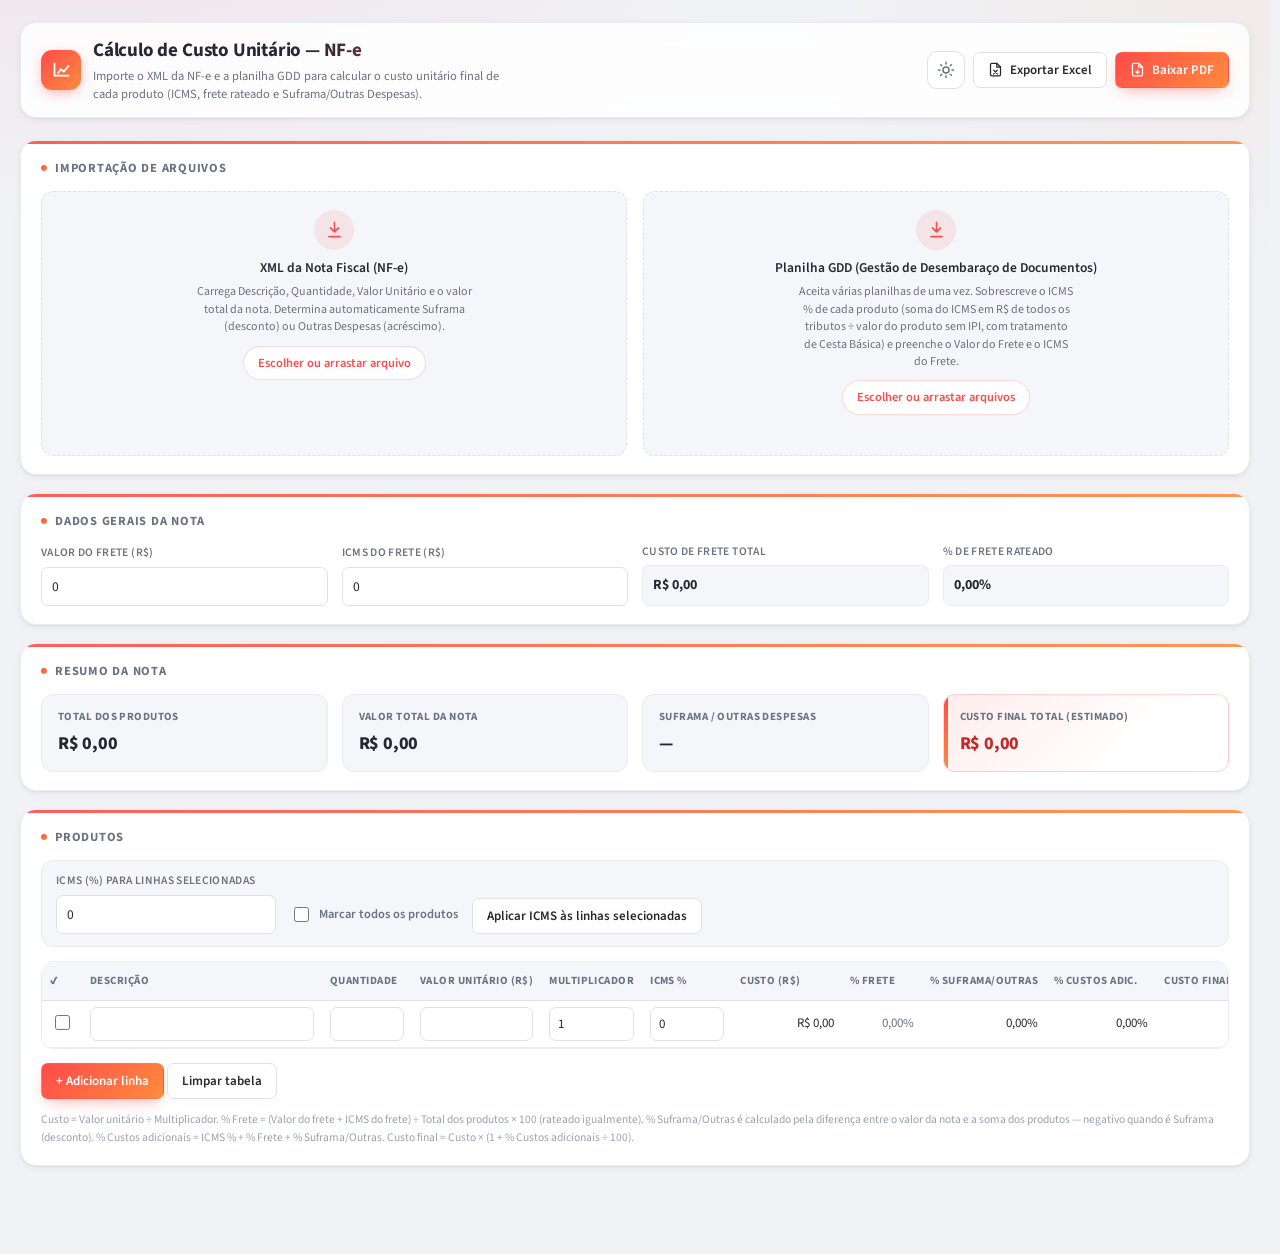
<file: index.html>
<!doctype html>
<html lang="pt-BR">
  <head>
    <meta charset="UTF-8" />
    <meta name="viewport" content="width=device-width, initial-scale=1.0" />
    <meta name="theme-color" content="#ff4b4b" />
    <title>Cálculo de Custo Unitário - NF-e</title>
    <link
      rel="icon"
      href="data:image/svg+xml,%3Csvg xmlns='http://www.w3.org/2000/svg' viewBox='0 0 24 24'%3E%3Cdefs%3E%3ClinearGradient id='g' x1='0' y1='0' x2='1' y2='1'%3E%3Cstop offset='0' stop-color='%23ff4b4b'/%3E%3Cstop offset='1' stop-color='%23ff8b3d'/%3E%3C/linearGradient%3E%3C/defs%3E%3Crect width='24' height='24' rx='6' fill='url(%23g)'/%3E%3Cpath d='M6 15l4-6 3 4 2-3 3 5' stroke='white' stroke-width='1.8' fill='none' stroke-linecap='round' stroke-linejoin='round'/%3E%3C/svg%3E"
    />
    <link rel="preconnect" href="https://fonts.googleapis.com" />
    <link rel="preconnect" href="https://fonts.gstatic.com" crossorigin />
    <link
      href="https://fonts.googleapis.com/css2?family=Source+Sans+3:wght@400;500;600;700;800&display=swap"
      rel="stylesheet"
    />
    <link rel="stylesheet" href="style.css" />
  </head>
  <body>
    <div class="wrap">
      <header class="app-header">
        <div class="brand">
          <div class="brand-icon">
            <svg viewBox="0 0 24 24" fill="none" stroke="currentColor" stroke-width="2" stroke-linecap="round" stroke-linejoin="round">
              <path d="M4 19V5M4 19h16M8 16l3.5-4.5 3 3L20 8" />
            </svg>
          </div>
          <div>
            <h1>Cálculo de Custo Unitário — NF-e</h1>
            <p>
              Importe o XML da NF-e e a planilha GDD para calcular o custo
              unitário final de cada produto (ICMS, frete rateado e Suframa/Outras Despesas).
            </p>
          </div>
        </div>
        <div class="header-actions">
          <button class="theme-toggle" id="themeToggle" title="Alternar tema" aria-label="Alternar tema claro/escuro">
            <svg class="icon-sun" viewBox="0 0 24 24" fill="none" stroke="currentColor" stroke-width="2" stroke-linecap="round" stroke-linejoin="round">
              <circle cx="12" cy="12" r="4" />
              <path d="M12 2v2M12 20v2M4.9 4.9l1.4 1.4M17.7 17.7l1.4 1.4M2 12h2M20 12h2M4.9 19.1l1.4-1.4M17.7 6.3l1.4-1.4" />
            </svg>
            <svg class="icon-moon" viewBox="0 0 24 24" fill="none" stroke="currentColor" stroke-width="2" stroke-linecap="round" stroke-linejoin="round">
              <path d="M21 12.8A9 9 0 1 1 11.2 3a7 7 0 0 0 9.8 9.8z" />
            </svg>
          </button>
          <button class="btn" id="excelBtn">
            <svg viewBox="0 0 24 24" fill="none" stroke="currentColor" stroke-width="2" stroke-linecap="round" stroke-linejoin="round">
              <path d="M14 2H6a2 2 0 0 0-2 2v16a2 2 0 0 0 2 2h12a2 2 0 0 0 2-2V8z" />
              <path d="M14 2v6h6M9 13l6 6M15 13l-6 6" />
            </svg>
            Exportar Excel
          </button>
          <button class="btn primary" id="pdfBtn">
            <svg viewBox="0 0 24 24" fill="none" stroke="currentColor" stroke-width="2" stroke-linecap="round" stroke-linejoin="round">
              <path d="M14 2H6a2 2 0 0 0-2 2v16a2 2 0 0 0 2 2h12a2 2 0 0 0 2-2V8z" />
              <path d="M14 2v6h6M12 18v-6M9.5 15.5 12 18l2.5-2.5" />
            </svg>
            Baixar PDF
          </button>
        </div>
      </header>

      <section class="panel">
        <h2>Importação de arquivos</h2>
        <div class="upload-grid">
          <div class="upload-box" id="xmlDropzone">
            <div class="upload-icon">
              <svg viewBox="0 0 24 24" fill="none" stroke="currentColor" stroke-width="2" stroke-linecap="round" stroke-linejoin="round">
                <path d="M12 3v12M7 10l5 5 5-5M5 21h14" />
              </svg>
            </div>
            <div class="title">XML da Nota Fiscal (NF-e)</div>
            <div class="hint">
              Carrega Descrição, Quantidade, Valor Unitário e o valor total da nota.
              Determina automaticamente Suframa (desconto) ou Outras Despesas (acréscimo).
            </div>
            <span class="file-btn">Escolher ou arrastar arquivo</span>
            <input type="file" id="xmlInput" accept=".xml,text/xml" />
            <div id="xmlStatus" class="status-line"></div>
          </div>
          <div class="upload-box" id="gddDropzone">
            <div class="upload-icon">
              <svg viewBox="0 0 24 24" fill="none" stroke="currentColor" stroke-width="2" stroke-linecap="round" stroke-linejoin="round">
                <path d="M12 3v12M7 10l5 5 5-5M5 21h14" />
              </svg>
            </div>
            <div class="title">Planilha GDD (Gestão de Desembaraço de Documentos)</div>
            <div class="hint">
              Aceita várias planilhas de uma vez. Sobrescreve o ICMS % de cada produto
              (soma do ICMS em R$ de todos os tributos ÷ valor do produto sem IPI, com
              tratamento de Cesta Básica) e preenche o Valor do Frete e o ICMS do Frete.
            </div>
            <span class="file-btn">Escolher ou arrastar arquivos</span>
            <input type="file" id="gddInput" accept=".xlsx,.xls" multiple />
            <div id="gddStatus" class="status-line"></div>
          </div>
        </div>
        <div id="gddWarning" class="inline-warning" hidden></div>
      </section>

      <section class="panel">
        <h2>Dados gerais da nota</h2>
        <div class="freight-grid">
          <div class="field">
            <label for="freteValorInput">Valor do frete (R$)</label>
            <input type="number" id="freteValorInput" step="0.01" min="0" value="0" />
          </div>
          <div class="field">
            <label for="freteIcmsInput">ICMS do frete (R$)</label>
            <input type="number" id="freteIcmsInput" step="0.01" min="0" value="0" />
          </div>
          <div class="field readout">
            <label>Custo de frete total</label>
            <div class="value" id="freteTotalOut">R$ 0,00</div>
          </div>
          <div class="field readout">
            <label>% de frete rateado</label>
            <div class="value" id="pctFreteOut">0,00%</div>
          </div>
        </div>
      </section>

      <section class="panel">
        <h2>Resumo da nota</h2>
        <div class="summary-grid">
          <div class="summary-card">
            <div class="label">Total dos produtos</div>
            <div class="value" id="sumTotalProdutos">R$ 0,00</div>
          </div>
          <div class="summary-card">
            <div class="label">Valor total da nota</div>
            <div class="value" id="sumTotalNota">R$ 0,00</div>
          </div>
          <div class="summary-card" id="ajusteCard">
            <div class="label" id="ajusteLabel">Suframa / Outras Despesas</div>
            <div class="value" id="ajusteValor">R$ 0,00 · 0,00%</div>
          </div>
          <div class="summary-card highlight">
            <div class="label">Custo final total (estimado)</div>
            <div class="value" id="sumCustoFinal">R$ 0,00</div>
          </div>
        </div>
      </section>

      <section class="panel">
        <h2>Produtos</h2>

        <div class="batch-bar">
          <div class="field batch-field">
            <label for="icmsLoteInput">ICMS (%) para linhas selecionadas</label>
            <input type="number" id="icmsLoteInput" step="0.01" min="0" value="0" />
          </div>
          <label class="check-inline">
            <input type="checkbox" id="marcarTodos" />
            Marcar todos os produtos
          </label>
          <button class="btn" id="aplicarLoteBtn">Aplicar ICMS às linhas selecionadas</button>
        </div>

        <div class="table-scroll">
          <table class="products">
            <thead>
              <tr>
                <th style="min-width: 40px">✔️</th>
                <th style="min-width: 240px">Descrição</th>
                <th style="min-width: 90px">Quantidade</th>
                <th style="min-width: 120px">Valor unitário (R$)</th>
                <th style="min-width: 90px">Multiplicador</th>
                <th style="min-width: 90px">ICMS %</th>
                <th style="min-width: 110px">Custo (R$)</th>
                <th style="min-width: 80px">% Frete</th>
                <th style="min-width: 110px">% Suframa/Outras</th>
                <th style="min-width: 110px">% Custos adic.</th>
                <th style="min-width: 130px">Custo final (R$)</th>
                <th style="min-width: 40px"></th>
              </tr>
            </thead>
            <tbody id="productsBody"></tbody>
          </table>
        </div>

        <div class="table-actions">
          <div>
            <button class="btn primary" id="addRowBtn">+ Adicionar linha</button>
            <button class="btn" id="clearBtn">Limpar tabela</button>
          </div>
        </div>

        <footer class="note">
          Custo = Valor unitário ÷ Multiplicador. % Frete = (Valor do frete + ICMS do
          frete) ÷ Total dos produtos × 100 (rateado igualmente). % Suframa/Outras
          é calculado pela diferença entre o valor da nota e a soma dos produtos —
          negativo quando é Suframa (desconto). % Custos adicionais = ICMS % + %
          Frete + % Suframa/Outras. Custo final = Custo × (1 + % Custos adicionais ÷ 100).
        </footer>
      </section>
    </div>

    <script src="vendor/xlsx.full.min.js"></script>
    <script src="vendor/jspdf.umd.min.js"></script>
    <script src="vendor/jspdf.plugin.autotable.min.js"></script>
    <script src="app.js"></script>
  </body>
</html>
</file>
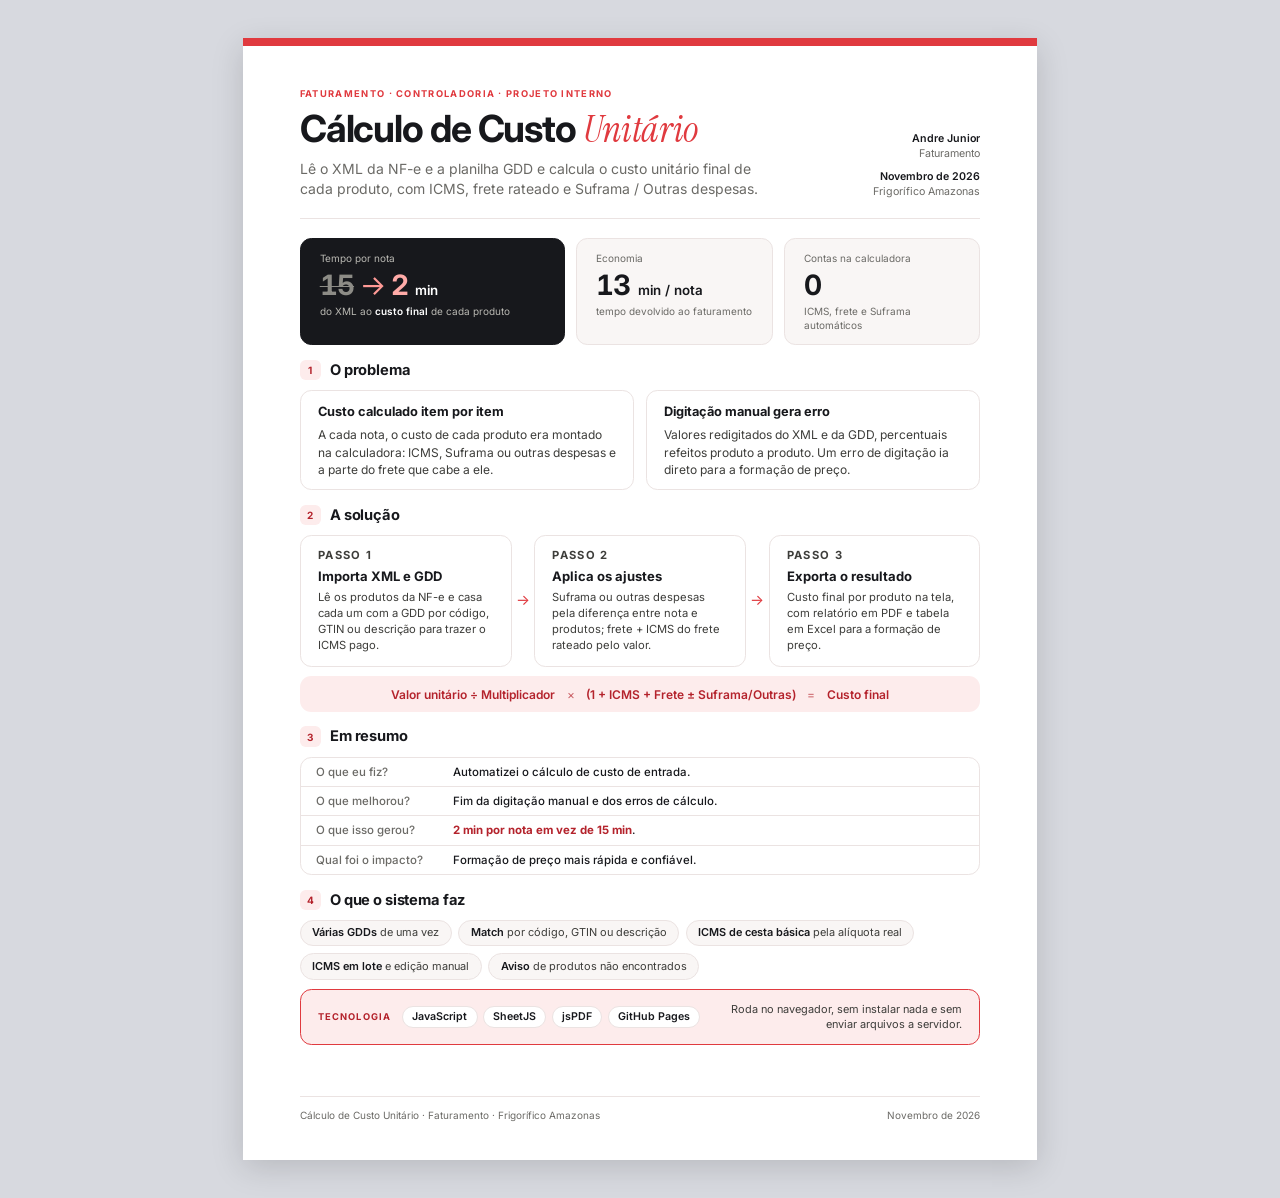
<file: docs/HTML/one-pager-calculo-custo-unitario.html>
<!doctype html>
<html lang="pt-BR">
<head>
  <meta charset="utf-8">
  <meta name="viewport" content="width=device-width, initial-scale=1">
  <title>Cálculo de Custo Unitário</title>
  <link rel="preconnect" href="https://fonts.googleapis.com">
  <link rel="preconnect" href="https://fonts.gstatic.com" crossorigin>
  <link href="https://fonts.googleapis.com/css2?family=Inter:wght@400;500;600;700&family=Instrument+Serif:ital@0;1&display=swap" rel="stylesheet">
  <style>
    :root {
      --tinta: #17181c;
      --suave: #6b6a66;
      --borda: #ebe3e2;
      --fundo: #f9f6f5;
      --coral: #e03a3f;
      --coral-forte: #b4232c;
      --coral-suave: #fdecec;
      --verde: #1f7a4d;
      --verde-suave: #e7f3ec;
      --vermelho: #8c1d1d;
      --vermelho-suave: #fbeaea;
    }

    @page { size: A4; margin: 0; }

    * { box-sizing: border-box; }

    html, body {
      margin: 0;
      background: #d7d9df;
      color: var(--tinta);
      font-family: "Inter", "Segoe UI", system-ui, sans-serif;
      font-size: 9pt;
      line-height: 1.42;
      -webkit-print-color-adjust: exact;
      print-color-adjust: exact;
    }

    .folha {
      position: relative;
      width: 210mm;
      height: 297mm;
      margin: 10mm auto;
      padding: 13mm 15mm 10mm;
      background: #fff;
      overflow: hidden;
      display: flex;
      flex-direction: column;
      box-shadow: 0 2mm 8mm rgba(0, 0, 0, 0.15);
    }

    .folha::before {
      content: "";
      position: absolute;
      inset: 0 0 auto 0;
      height: 2.2mm;
      background: var(--coral);
    }

    @media print {
      html, body { background: #fff; }
      .folha { margin: 0; box-shadow: none; }
    }

    h1, h2, h3, p { margin: 0; }

    .eyebrow {
      font-size: 7pt;
      font-weight: 700;
      letter-spacing: 0.14em;
      text-transform: uppercase;
      color: var(--coral);
    }

    /* ─── cabeçalho ─── */

    .topo {
      display: flex;
      justify-content: space-between;
      align-items: flex-end;
      gap: 10mm;
      padding-bottom: 5mm;
      border-bottom: 0.3mm solid var(--borda);
    }

    .topo h1 {
      margin-top: 2.5mm;
      font-size: 28pt;
      line-height: 1;
      font-weight: 700;
      letter-spacing: -0.03em;
    }

    .topo h1 em {
      font-family: "Instrument Serif", Georgia, serif;
      font-weight: 400;
      font-style: italic;
      letter-spacing: -0.01em;
      color: var(--coral);
    }

    .topo .resumo {
      margin-top: 3mm;
      max-width: 128mm;
      font-size: 10.5pt;
      color: var(--suave);
    }

    .meta {
      text-align: right;
      font-size: 8pt;
      color: var(--suave);
      white-space: nowrap;
    }

    .meta strong { display: block; color: var(--tinta); font-weight: 600; }
    .meta div + div { margin-top: 2mm; }

    /* ─── números ─── */

    .numeros {
      display: grid;
      grid-template-columns: 1.35fr 1fr 1fr;
      gap: 3mm;
      margin-top: 5mm;
    }

    .numero {
      padding: 3.2mm 5mm;
      border: 0.3mm solid var(--borda);
      border-radius: 3mm;
      background: var(--fundo);
    }

    .numero--destaque {
      background: var(--tinta);
      border-color: var(--tinta);
      color: #fff;
    }

    .numero__rotulo {
      font-size: 7.5pt;
      color: var(--suave);
    }

    .numero--destaque .numero__rotulo { color: #b9b8b2; }

    .numero__valor {
      margin-top: 1.5mm;
      font-size: 21pt;
      font-weight: 700;
      line-height: 1.05;
      letter-spacing: -0.03em;
      font-variant-numeric: tabular-nums;
    }

    .numero__valor--texto { font-size: 15pt; letter-spacing: -0.02em; white-space: nowrap; }

    .numero__valor small {
      font-size: 10pt;
      font-weight: 600;
      letter-spacing: 0;
    }

    .numero__valor .de {
      color: #8d8c86;
      text-decoration: line-through;
      text-decoration-thickness: 0.3mm;
    }

    .numero__valor .seta { color: #ff9a96; margin: 0 1.5mm; font-weight: 400; }
    .numero__valor .para { color: #ffaba8; }

    .numero__nota {
      margin-top: 1mm;
      font-size: 7.5pt;
      color: var(--suave);
    }

    .numero--destaque .numero__nota { color: #b9b8b2; }
    .numero--destaque .numero__nota strong { color: #fff; font-weight: 600; }

    /* ─── seções ─── */

    .secao { margin-top: 3.8mm; }

    .secao > h2 {
      display: flex;
      align-items: center;
      gap: 2.5mm;
      margin-bottom: 2.5mm;
      font-size: 11pt;
      font-weight: 700;
      letter-spacing: -0.01em;
    }

    .secao > h2 .num {
      display: inline-grid;
      place-items: center;
      width: 5.5mm;
      height: 5.5mm;
      border-radius: 1.5mm;
      background: var(--coral-suave);
      color: var(--coral-forte);
      font-size: 7.5pt;
      font-weight: 700;
    }

    .duas {
      display: grid;
      grid-template-columns: 1fr 1fr;
      gap: 3mm;
    }

    .cartao {
      padding: 3.1mm 4.5mm;
      border: 0.3mm solid var(--borda);
      border-radius: 3mm;
    }

    .cartao h3 {
      margin-bottom: 1.5mm;
      font-size: 9.6pt;
      font-weight: 700;
    }

    .cartao p { color: #3d3d3a; }

    .mono {
      font-family: "Cascadia Code", Consolas, monospace;
      font-size: 8pt;
      padding: 0.2mm 1.2mm;
      border-radius: 1mm;
      background: var(--fundo);
      border: 0.25mm solid var(--borda);
      white-space: nowrap;
    }

    /* fluxo da solução */

    .fluxo {
      display: grid;
      grid-template-columns: 1fr 6mm 1fr 6mm 1fr;
      align-items: stretch;
    }

    .passo {
      padding: 3.1mm 4.5mm;
      border: 0.3mm solid var(--borda);
      border-radius: 3mm;
      background: #fff;
    }

    .passo__n {
      font-size: 7pt;
      font-weight: 700;
      letter-spacing: 0.12em;
      color: var(--coral);
    }

    .passo h3 {
      margin: 1mm 0 1.2mm;
      font-size: 9.8pt;
      font-weight: 700;
    }

    .passo p { font-size: 8.4pt; color: #3d3d3a; }

    .liga {
      display: grid;
      place-items: center;
      color: var(--coral);
      font-size: 11pt;
    }

    .conta {
      display: flex;
      align-items: center;
      justify-content: center;
      gap: 3mm;
      margin-top: 2.5mm;
      padding: 2.5mm;
      border-radius: 3mm;
      background: var(--coral-suave);
      color: var(--coral-forte);
      font-size: 9pt;
      font-weight: 600;
    }

    .conta .op { font-weight: 400; opacity: 0.7; }

    /* recursos */

    .recursos {
      display: flex;
      flex-wrap: wrap;
      gap: 1.8mm;
    }

    .recurso {
      padding: 1.2mm 3mm;
      border-radius: 10mm;
      background: var(--fundo);
      border: 0.25mm solid var(--borda);
      font-size: 8.2pt;
      color: #3d3d3a;
    }

    .recurso strong { color: var(--tinta); font-weight: 600; }

    /* resumo */

    .tabela {
      width: 100%;
      border-collapse: separate;
      border-spacing: 0;
      border: 0.3mm solid var(--borda);
      border-radius: 3mm;
      overflow: hidden;
      font-size: 8.6pt;
    }

    .tabela td {
      padding: 1.6mm 4mm;
      text-align: left;
      vertical-align: top;
      border-bottom: 0.3mm solid var(--borda);
    }

    .tabela tr:last-child td { border-bottom: 0; }

    .tabela--qa td:first-child { width: 19%; white-space: nowrap; color: var(--suave); font-weight: 500; }
    .tabela--qa td:last-child { font-weight: 500; }
    .tabela--qa .destaque { color: var(--coral-forte); font-weight: 700; }

    /* stack */

    .stack {
      margin-top: 2.5mm;
      display: flex;
      align-items: center;
      justify-content: space-between;
      gap: 4mm;
      padding: 3mm 4.5mm;
      border-radius: 3mm;
      border: 0.3mm solid var(--coral);
      background: var(--coral-suave);
    }

    .stack__rotulo { font-size: 7pt; font-weight: 700; letter-spacing: 0.12em; text-transform: uppercase; color: var(--coral-forte); }

    .chips { display: flex; flex-wrap: wrap; gap: 1.5mm; margin-top: 1.8mm; }

    .chip {
      padding: 0.6mm 2.4mm;
      border-radius: 10mm;
      background: #fff;
      border: 0.25mm solid var(--borda);
      font-size: 8pt;
      font-weight: 600;
    }

    .stack__linha { display: flex; align-items: center; gap: 3mm; }
    .stack__linha .chips { margin-top: 0; flex-wrap: nowrap; }
    .stack__linha { flex-shrink: 0; }

    .stack__onde { max-width: 78mm; font-size: 8.2pt; color: #3d3d3a; text-align: right; }

    /* rodapé */

    .rodape {
      margin-top: auto;
      padding-top: 3mm;
      border-top: 0.3mm solid var(--borda);
      display: flex;
      justify-content: space-between;
      font-size: 7.5pt;
      color: var(--suave);
    }
  </style>
</head>
<body>
  <article class="folha">

    <header class="topo">
      <div>
        <p class="eyebrow">Faturamento · Controladoria · Projeto interno</p>
        <h1>Cálculo de Custo <em>Unitário</em></h1>
        <p class="resumo">Lê o XML da NF-e e a planilha GDD e calcula o custo unitário final de cada produto, com ICMS, frete rateado e Suframa / Outras despesas.</p>
      </div>
      <div class="meta">
        <div><strong>Andre Junior</strong>Faturamento</div>
        <div><strong>Novembro de 2026</strong>Frigorífico Amazonas</div>
      </div>
    </header>

    <section class="numeros">
      <div class="numero numero--destaque">
        <p class="numero__rotulo">Tempo por nota</p>
        <p class="numero__valor"><span class="de">15</span><span class="seta">→</span><span class="para">2</span> <small>min</small></p>
        <p class="numero__nota">do XML ao <strong>custo final</strong> de cada produto</p>
      </div>
      <div class="numero">
        <p class="numero__rotulo">Economia</p>
        <p class="numero__valor">13 <small>min / nota</small></p>
        <p class="numero__nota">tempo devolvido ao faturamento</p>
      </div>
      <div class="numero">
        <p class="numero__rotulo">Contas na calculadora</p>
        <p class="numero__valor">0</p>
        <p class="numero__nota">ICMS, frete e Suframa automáticos</p>
      </div>
    </section>

    <section class="secao">
      <h2><span class="num">1</span>O problema</h2>
      <div class="duas">
        <div class="cartao">
          <h3>Custo calculado item por item</h3>
          <p>A cada nota, o custo de cada produto era montado na calculadora: ICMS, Suframa ou outras despesas e a parte do frete que cabe a ele.</p>
        </div>
        <div class="cartao">
          <h3>Digitação manual gera erro</h3>
          <p>Valores redigitados do XML e da GDD, percentuais refeitos produto a produto. Um erro de digitação ia direto para a formação de preço.</p>
        </div>
      </div>
    </section>

    <section class="secao">
      <h2><span class="num">2</span>A solução</h2>
      <div class="fluxo">
        <div class="passo">
          <p class="passo__n">PASSO 1</p>
          <h3>Importa XML e GDD</h3>
          <p>Lê os produtos da NF-e e casa cada um com a GDD por código, GTIN ou descrição para trazer o ICMS pago.</p>
        </div>
        <div class="liga">→</div>
        <div class="passo">
          <p class="passo__n">PASSO 2</p>
          <h3>Aplica os ajustes</h3>
          <p>Suframa ou outras despesas pela diferença entre nota e produtos; frete + ICMS do frete rateado pelo valor.</p>
        </div>
        <div class="liga">→</div>
        <div class="passo">
          <p class="passo__n">PASSO 3</p>
          <h3>Exporta o resultado</h3>
          <p>Custo final por produto na tela, com relatório em PDF e tabela em Excel para a formação de preço.</p>
        </div>
      </div>
      <div class="conta">
        <span>Valor unitário ÷ Multiplicador</span><span class="op">×</span><span>(1 + ICMS + Frete ± Suframa/Outras)</span><span class="op">=</span><span>Custo final</span>
      </div>
    </section>

    <section class="secao">
      <h2><span class="num">3</span>Em resumo</h2>
      <table class="tabela tabela--qa">
        <tbody>
          <tr><td>O que eu fiz?</td><td>Automatizei o cálculo de custo de entrada.</td></tr>
          <tr><td>O que melhorou?</td><td>Fim da digitação manual e dos erros de cálculo.</td></tr>
          <tr><td>O que isso gerou?</td><td><span class="destaque">2 min por nota em vez de 15 min</span>.</td></tr>
          <tr><td>Qual foi o impacto?</td><td>Formação de preço mais rápida e confiável.</td></tr>
        </tbody>
      </table>
    </section>

    <section class="secao">
      <h2><span class="num">4</span>O que o sistema faz</h2>
      <div class="recursos">
        <span class="recurso"><strong>Várias GDDs</strong> de uma vez</span>
        <span class="recurso"><strong>Match</strong> por código, GTIN ou descrição</span>
        <span class="recurso"><strong>ICMS de cesta básica</strong> pela alíquota real</span>
        <span class="recurso"><strong>ICMS em lote</strong> e edição manual</span>
        <span class="recurso"><strong>Aviso</strong> de produtos não encontrados</span>
      </div>
      <div class="stack">
        <div class="stack__linha">
          <p class="stack__rotulo">Tecnologia</p>
          <div class="chips"><span class="chip">JavaScript</span><span class="chip">SheetJS</span><span class="chip">jsPDF</span><span class="chip">GitHub Pages</span></div>
        </div>
        <p class="stack__onde">Roda no navegador, sem instalar nada e sem enviar arquivos a servidor.</p>
      </div>
    </section>

    <footer class="rodape">
      <span>Cálculo de Custo Unitário · Faturamento · Frigorífico Amazonas</span>
      <span>Novembro de 2026</span>
    </footer>

  </article>
</body>
</html>
</file>
<file: style.css>
:root {
  --bg: #f0f2f6;
  --bg-grad-1: rgba(255, 75, 75, 0.08);
  --bg-grad-2: rgba(255, 139, 61, 0.07);
  --panel: #ffffff;
  --panel-alpha: rgba(255, 255, 255, 0.85);
  --border: #dfe1e6;
  --border-soft: #eaecef;
  --text: #262730;
  --muted: #6b7280;
  --muted-soft: #9aa1b0;
  --accent: #ff4b4b;
  --accent-2: #ff8b3d;
  --accent-dark: #c62828;
  --accent-soft: rgba(255, 75, 75, 0.1);
  --accent-ring: rgba(255, 75, 75, 0.22);
  --danger: #dc2626;
  --danger-soft: rgba(220, 38, 38, 0.09);
  --ok: #09ab3b;
  --ok-soft: rgba(9, 171, 59, 0.12);
  --warn: #b45309;
  --warn-soft: rgba(180, 83, 9, 0.1);
  --head-bg: #f4f6f9;
  --input-bg: #ffffff;
  --row-alt: #fafbfd;
  --row-hover: #fff2f2;
  --shadow-xs: 0 1px 2px rgba(23, 24, 40, 0.04);
  --shadow-sm: 0 2px 6px rgba(23, 24, 40, 0.06), 0 1px 2px rgba(23, 24, 40, 0.05);
  --shadow-md: 0 10px 24px -8px rgba(31, 33, 64, 0.16), 0 2px 6px rgba(23, 24, 40, 0.06);
  --shadow-lg: 0 18px 40px -12px rgba(31, 33, 64, 0.28);
  --shadow-glow: 0 0 0 4px var(--accent-ring);
  --radius-sm: 7px;
  --radius: 12px;
  --radius-lg: 16px;
  --ease: cubic-bezier(0.4, 0, 0.2, 1);
  --ease-spring: cubic-bezier(0.34, 1.56, 0.64, 1);
  font-family: "Source Sans 3", "Source Sans Pro", -apple-system, system-ui, "Segoe UI", Roboto, Helvetica, Arial, sans-serif;
  color-scheme: light;
}

:root[data-theme="dark"] {
  --bg: #0e1117;
  --bg-grad-1: rgba(255, 75, 75, 0.14);
  --bg-grad-2: rgba(255, 139, 61, 0.1);
  --panel: #1a1d24;
  --panel-alpha: rgba(26, 29, 36, 0.85);
  --border: #33363f;
  --border-soft: #262931;
  --text: #fafafa;
  --muted: #a0a3ad;
  --muted-soft: #71757f;
  --accent: #ff6b6b;
  --accent-2: #ffa05c;
  --accent-dark: #ffb3b3;
  --accent-soft: rgba(255, 107, 107, 0.15);
  --accent-ring: rgba(255, 107, 107, 0.3);
  --danger: #f87171;
  --danger-soft: rgba(248, 113, 113, 0.12);
  --ok: #3dd68c;
  --ok-soft: rgba(61, 214, 140, 0.14);
  --warn: #fbbf24;
  --warn-soft: rgba(251, 191, 36, 0.12);
  --head-bg: #21242c;
  --input-bg: #1e2128;
  --row-alt: #171a20;
  --row-hover: #26202a;
  --shadow-xs: 0 1px 2px rgba(0, 0, 0, 0.3);
  --shadow-sm: 0 2px 6px rgba(0, 0, 0, 0.35);
  --shadow-md: 0 10px 26px -8px rgba(0, 0, 0, 0.55);
  --shadow-lg: 0 18px 44px -12px rgba(0, 0, 0, 0.6);
  color-scheme: dark;
}

* {
  box-sizing: border-box;
}

html {
  scrollbar-gutter: stable;
}

body {
  margin: 0;
  min-height: 100vh;
  background:
    radial-gradient(1100px 520px at 8% -10%, var(--bg-grad-1), transparent 60%),
    radial-gradient(900px 480px at 100% 0%, var(--bg-grad-2), transparent 55%),
    var(--bg);
  background-attachment: fixed;
  color: var(--text);
  font-size: 14px;
  line-height: 1.45;
  transition: background-color 0.35s var(--ease), color 0.35s var(--ease);
  -webkit-font-smoothing: antialiased;
}

::selection {
  background: var(--accent-soft);
  color: var(--accent-dark);
}

* {
  scrollbar-width: thin;
  scrollbar-color: var(--border) transparent;
}
::-webkit-scrollbar {
  width: 10px;
  height: 10px;
}
::-webkit-scrollbar-track {
  background: transparent;
}
::-webkit-scrollbar-thumb {
  background: var(--border);
  border-radius: 10px;
  border: 2px solid transparent;
  background-clip: padding-box;
}
::-webkit-scrollbar-thumb:hover {
  background: var(--muted-soft);
  background-clip: padding-box;
}

.wrap {
  max-width: 1400px;
  margin: 0 auto;
  padding: 22px 20px 70px;
}

/* ---------- header ---------- */

header.app-header {
  position: sticky;
  top: 0;
  z-index: 30;
  display: flex;
  align-items: center;
  justify-content: space-between;
  gap: 16px;
  flex-wrap: wrap;
  margin: 0 0 22px;
  padding: 14px 20px;
  background: var(--panel-alpha);
  backdrop-filter: blur(14px) saturate(140%);
  -webkit-backdrop-filter: blur(14px) saturate(140%);
  border: 1px solid var(--border-soft);
  border-radius: var(--radius-lg);
  box-shadow: var(--shadow-sm);
  animation: fadeSlideDown 0.5s var(--ease) both;
}

.brand {
  display: flex;
  align-items: center;
  gap: 12px;
}

.brand-icon {
  display: grid;
  place-items: center;
  width: 40px;
  height: 40px;
  flex: none;
  border-radius: 11px;
  background: linear-gradient(135deg, var(--accent), var(--accent-2));
  box-shadow: 0 4px 14px -3px rgba(255, 75, 75, 0.55);
  color: #fff;
}

.brand-icon svg {
  width: 21px;
  height: 21px;
}

header.app-header h1 {
  font-size: 19px;
  font-weight: 700;
  margin: 0;
  letter-spacing: -0.01em;
  background: linear-gradient(90deg, var(--text), var(--text) 55%, var(--accent));
  background-clip: text;
  -webkit-background-clip: text;
  color: transparent;
}

header.app-header p {
  margin: 2px 0 0;
  color: var(--muted);
  font-size: 12.5px;
  max-width: 68ch;
}

.header-actions {
  display: flex;
  align-items: center;
  gap: 8px;
}

.theme-toggle {
  display: grid;
  place-items: center;
  width: 38px;
  height: 38px;
  border-radius: 10px;
  border: 1px solid var(--border);
  background: var(--panel);
  color: var(--muted);
  cursor: pointer;
  transition: background-color 0.2s var(--ease), color 0.2s var(--ease),
    border-color 0.2s var(--ease), transform 0.15s var(--ease-spring);
}

.theme-toggle:hover {
  color: var(--accent);
  border-color: var(--accent-ring);
  transform: translateY(-1px);
}
.theme-toggle:active {
  transform: scale(0.92);
}
.theme-toggle svg {
  width: 18px;
  height: 18px;
  transition: transform 0.4s var(--ease-spring);
}
.theme-toggle:hover svg {
  transform: rotate(20deg);
}
.theme-toggle .icon-moon {
  display: none;
}
:root[data-theme="dark"] .theme-toggle .icon-sun {
  display: none;
}
:root[data-theme="dark"] .theme-toggle .icon-moon {
  display: block;
}

/* ---------- panels ---------- */

.panel {
  position: relative;
  background: var(--panel);
  border: 1px solid var(--border-soft);
  border-radius: var(--radius-lg);
  box-shadow: var(--shadow-sm);
  padding: 18px 20px;
  margin-bottom: 18px;
  overflow: hidden;
  animation: fadeSlideUp 0.55s var(--ease) both;
  transition: box-shadow 0.25s var(--ease), border-color 0.25s var(--ease),
    background-color 0.35s var(--ease);
}

.panel::before {
  content: "";
  position: absolute;
  inset: 0 0 auto 0;
  height: 3px;
  background: linear-gradient(90deg, var(--accent), var(--accent-2));
  opacity: 0.9;
}

.panel:nth-of-type(1) {
  animation-delay: 0.04s;
}
.panel:nth-of-type(2) {
  animation-delay: 0.1s;
}
.panel:nth-of-type(3) {
  animation-delay: 0.16s;
}
.panel:nth-of-type(4) {
  animation-delay: 0.22s;
}

.panel h2 {
  font-size: 12.5px;
  font-weight: 700;
  text-transform: uppercase;
  letter-spacing: 0.06em;
  color: var(--muted);
  margin: 0 0 14px;
  display: flex;
  align-items: center;
  gap: 8px;
}

.panel h2::before {
  content: "";
  width: 6px;
  height: 6px;
  border-radius: 50%;
  background: linear-gradient(135deg, var(--accent), var(--accent-2));
}

/* ---------- uploads ---------- */

.upload-grid {
  display: grid;
  grid-template-columns: 1fr 1fr;
  gap: 16px;
}

@media (max-width: 800px) {
  .upload-grid {
    grid-template-columns: 1fr;
  }
}

.upload-box {
  position: relative;
  border: 1.5px dashed var(--border);
  border-radius: var(--radius);
  padding: 18px 16px;
  display: flex;
  flex-direction: column;
  align-items: center;
  text-align: center;
  gap: 6px;
  background: var(--head-bg);
  transition: border-color 0.2s var(--ease), background-color 0.2s var(--ease),
    transform 0.2s var(--ease), box-shadow 0.2s var(--ease);
}

.upload-box:hover {
  border-color: var(--accent-ring);
  transform: translateY(-2px);
  box-shadow: var(--shadow-sm);
}

.upload-box.dragover {
  border-color: var(--accent);
  border-style: solid;
  background: var(--accent-soft);
  box-shadow: var(--shadow-glow);
  transform: translateY(-2px) scale(1.01);
}

.upload-icon {
  display: grid;
  place-items: center;
  width: 40px;
  height: 40px;
  border-radius: 50%;
  background: var(--accent-soft);
  color: var(--accent);
  margin-bottom: 2px;
  transition: transform 0.3s var(--ease-spring), background-color 0.2s var(--ease);
}

.upload-icon svg {
  width: 19px;
  height: 19px;
}
.upload-box:hover .upload-icon {
  transform: scale(1.08) translateY(-1px);
}

.upload-box .title {
  font-weight: 600;
  font-size: 13.5px;
}

.upload-box .hint {
  color: var(--muted);
  font-size: 12px;
  max-width: 46ch;
}

.upload-box input[type="file"] {
  position: absolute;
  inset: 0;
  opacity: 0;
  cursor: pointer;
}

.file-btn {
  margin-top: 4px;
  display: inline-flex;
  align-items: center;
  gap: 6px;
  padding: 7px 14px;
  border-radius: 999px;
  font-size: 12.5px;
  font-weight: 600;
  color: var(--accent);
  background: var(--panel);
  border: 1px solid var(--accent-ring);
  pointer-events: none;
  transition: background-color 0.2s var(--ease), color 0.2s var(--ease),
    box-shadow 0.2s var(--ease);
}

.upload-box:hover .file-btn,
.upload-box.dragover .file-btn {
  background: var(--accent);
  color: #fff;
  box-shadow: var(--shadow-sm);
}

.status-line {
  font-size: 12.5px;
  min-height: 16px;
  font-weight: 500;
  transition: color 0.2s var(--ease);
}

.status-line.ok {
  color: var(--ok);
}
.status-line.err {
  color: var(--danger);
}
.status-line.warn {
  color: var(--warn);
}

.inline-warning {
  margin-top: 14px;
  padding: 12px 14px;
  border-radius: var(--radius);
  background: var(--warn-soft);
  border: 1px solid rgba(180, 83, 9, 0.25);
  color: var(--warn);
  font-size: 12.5px;
  line-height: 1.6;
  animation: fadeSlideUp 0.4s var(--ease) both;
}

.inline-warning ul {
  margin: 6px 0 0;
  padding-left: 18px;
}

/* ---------- frete / campos ---------- */

.freight-grid {
  display: grid;
  grid-template-columns: repeat(4, minmax(140px, 1fr));
  gap: 14px;
  align-items: end;
}

@media (max-width: 900px) {
  .freight-grid {
    grid-template-columns: repeat(2, 1fr);
  }
}

.field label {
  display: block;
  font-size: 11.5px;
  font-weight: 600;
  color: var(--muted);
  margin-bottom: 5px;
  text-transform: uppercase;
  letter-spacing: 0.03em;
}

.field input {
  width: 100%;
  padding: 9px 10px;
  border: 1px solid var(--border);
  border-radius: var(--radius-sm);
  font-size: 13.5px;
  font-family: inherit;
  background: var(--input-bg);
  color: var(--text);
  transition: border-color 0.18s var(--ease), box-shadow 0.18s var(--ease),
    transform 0.12s var(--ease);
}

.field input:hover {
  border-color: var(--muted-soft);
}

.field input:focus {
  outline: none;
  border-color: var(--accent);
  box-shadow: var(--shadow-glow);
}

.field.readout .value {
  padding: 9px 10px;
  border-radius: var(--radius-sm);
  background: var(--head-bg);
  border: 1px solid var(--border-soft);
  font-weight: 700;
  font-variant-numeric: tabular-nums;
  transition: background-color 0.3s var(--ease), color 0.3s var(--ease);
}

/* ---------- resumo ---------- */

.summary-grid {
  display: grid;
  grid-template-columns: repeat(auto-fit, minmax(200px, 1fr));
  gap: 14px;
}

.summary-card {
  position: relative;
  background: var(--head-bg);
  border: 1px solid var(--border-soft);
  border-radius: var(--radius);
  padding: 14px 16px;
  overflow: hidden;
  transition: transform 0.2s var(--ease), box-shadow 0.2s var(--ease),
    border-color 0.2s var(--ease);
}

.summary-card:hover {
  transform: translateY(-3px);
  box-shadow: var(--shadow-md);
  border-color: var(--accent-ring);
}

.summary-card .label {
  font-size: 11px;
  font-weight: 700;
  text-transform: uppercase;
  letter-spacing: 0.04em;
  color: var(--muted);
  margin-bottom: 6px;
}

.summary-card .value {
  font-size: 18px;
  font-weight: 800;
  font-variant-numeric: tabular-nums;
  letter-spacing: -0.01em;
}

.summary-card.highlight {
  background: linear-gradient(135deg, var(--accent-soft), transparent 70%);
  border-color: var(--accent-ring);
}

.summary-card.highlight::before {
  content: "";
  position: absolute;
  inset: 0 auto 0 0;
  width: 4px;
  background: linear-gradient(180deg, var(--accent), var(--accent-2));
}

.summary-card.highlight .value {
  color: var(--accent-dark);
}

.summary-card.is-suframa {
  background: linear-gradient(135deg, var(--ok-soft), transparent 70%);
  border-color: rgba(9, 171, 59, 0.3);
}

/* ---------- batch bar ---------- */

.batch-bar {
  display: flex;
  align-items: flex-end;
  gap: 14px;
  flex-wrap: wrap;
  margin-bottom: 14px;
  padding: 12px 14px;
  background: var(--head-bg);
  border: 1px solid var(--border-soft);
  border-radius: var(--radius);
}

.batch-field {
  min-width: 220px;
}

.check-inline {
  display: inline-flex;
  align-items: center;
  gap: 7px;
  font-size: 12.5px;
  font-weight: 600;
  color: var(--muted);
  padding-bottom: 9px;
  cursor: pointer;
}

.check-inline input,
.products input[type="checkbox"] {
  width: 15px;
  height: 15px;
  accent-color: var(--accent);
  cursor: pointer;
}

/* ---------- tabela ---------- */

.table-scroll {
  overflow-x: auto;
  border: 1px solid var(--border-soft);
  border-radius: var(--radius);
}

table.products {
  border-collapse: separate;
  border-spacing: 0;
  width: 100%;
  min-width: 1240px;
  font-size: 13px;
}

table.products thead th {
  background: var(--head-bg);
  text-align: left;
  font-size: 11px;
  font-weight: 700;
  text-transform: uppercase;
  letter-spacing: 0.04em;
  color: var(--muted);
  padding: 11px 8px;
  border-bottom: 1px solid var(--border);
  white-space: nowrap;
  position: sticky;
  top: 0;
  z-index: 2;
  backdrop-filter: blur(6px);
}

table.products tbody td {
  padding: 6px 8px;
  border-bottom: 1px solid var(--border-soft);
  vertical-align: middle;
}

table.products tbody tr {
  transition: background-color 0.18s var(--ease);
}
table.products tbody tr:nth-child(even) {
  background: var(--row-alt);
}
table.products tbody tr:hover {
  background: var(--row-hover);
}

table.products input[type="text"],
table.products input[type="number"] {
  width: 100%;
  min-width: 64px;
  padding: 7px 8px;
  border: 1px solid var(--border);
  border-radius: var(--radius-sm);
  font-size: 13px;
  font-family: inherit;
  background: var(--input-bg);
  color: var(--text);
  transition: border-color 0.15s var(--ease), box-shadow 0.15s var(--ease);
}

table.products input:hover {
  border-color: var(--muted-soft);
}

table.products input:focus {
  outline: none;
  border-color: var(--accent);
  box-shadow: 0 0 0 3px var(--accent-ring);
}

table.products input.desc {
  min-width: 220px;
}

table.products td.check {
  text-align: center;
}

table.products td.calc {
  font-variant-numeric: tabular-nums;
  text-align: right;
  white-space: nowrap;
  color: var(--text);
}

table.products td.calc.final {
  font-weight: 700;
  color: var(--accent-dark);
}

table.products td.calc.muted {
  color: var(--muted);
}

table.products td.calc.neg {
  color: var(--ok);
}

table.products td.actions {
  text-align: center;
}

.row-matched {
  background: var(--ok-soft) !important;
  box-shadow: inset 3px 0 0 var(--ok);
  transition: background-color 1.4s var(--ease), box-shadow 0.3s var(--ease);
}

.value-pulse {
  animation: valuePulse 0.55s var(--ease);
}

/* ---------- botões ---------- */

.btn {
  position: relative;
  overflow: hidden;
  border: 1px solid var(--border);
  background: var(--panel);
  color: var(--text);
  padding: 8px 14px;
  border-radius: var(--radius-sm);
  font-size: 13px;
  font-weight: 600;
  font-family: inherit;
  cursor: pointer;
  transition: background-color 0.18s var(--ease), border-color 0.18s var(--ease),
    transform 0.12s var(--ease), box-shadow 0.18s var(--ease);
}

.btn:has(svg) {
  display: inline-flex;
  align-items: center;
  gap: 7px;
}

.btn svg {
  width: 15px;
  height: 15px;
}

.btn:hover {
  background: var(--head-bg);
  transform: translateY(-1px);
  box-shadow: var(--shadow-xs);
}
.btn:active {
  transform: translateY(0) scale(0.98);
}

.btn.primary {
  background: linear-gradient(135deg, var(--accent), var(--accent-2));
  border-color: transparent;
  color: #fff;
  box-shadow: 0 6px 16px -6px rgba(255, 75, 75, 0.55);
  display: inline-flex;
  align-items: center;
  gap: 7px;
}

.btn.primary svg {
  width: 15px;
  height: 15px;
}

.btn.primary::after {
  content: "";
  position: absolute;
  inset: 0;
  background: linear-gradient(
    120deg,
    transparent 30%,
    rgba(255, 255, 255, 0.35) 45%,
    transparent 60%
  );
  transform: translateX(-120%);
  transition: transform 0.55s var(--ease);
}

.btn.primary:hover::after {
  transform: translateX(120%);
}
.btn.primary:hover {
  box-shadow: 0 8px 22px -6px rgba(255, 75, 75, 0.65);
  transform: translateY(-1px);
}

.btn.danger {
  background: transparent;
  border-color: transparent;
  color: var(--danger);
  padding: 5px 9px;
  font-size: 16px;
  line-height: 1;
}

.btn.danger:hover {
  background: var(--danger-soft);
  border-radius: var(--radius-sm);
  transform: scale(1.08);
}

.table-actions {
  display: flex;
  justify-content: space-between;
  align-items: center;
  margin-top: 14px;
  gap: 10px;
  flex-wrap: wrap;
}

footer.note {
  color: var(--muted-soft);
  font-size: 11.5px;
  margin-top: 12px;
  line-height: 1.6;
}

/* ---------- animações ---------- */

@keyframes fadeSlideUp {
  from {
    opacity: 0;
    transform: translateY(10px);
  }
  to {
    opacity: 1;
    transform: translateY(0);
  }
}

@keyframes fadeSlideDown {
  from {
    opacity: 0;
    transform: translateY(-8px);
  }
  to {
    opacity: 1;
    transform: translateY(0);
  }
}

@keyframes valuePulse {
  0% {
    color: var(--accent);
    transform: scale(1);
  }
  35% {
    color: var(--accent);
    transform: scale(1.05);
  }
  100% {
    transform: scale(1);
  }
}

@media (prefers-reduced-motion: reduce) {
  *,
  *::before,
  *::after {
    animation-duration: 0.001ms !important;
    animation-iteration-count: 1 !important;
    transition-duration: 0.001ms !important;
  }
}
</file>
